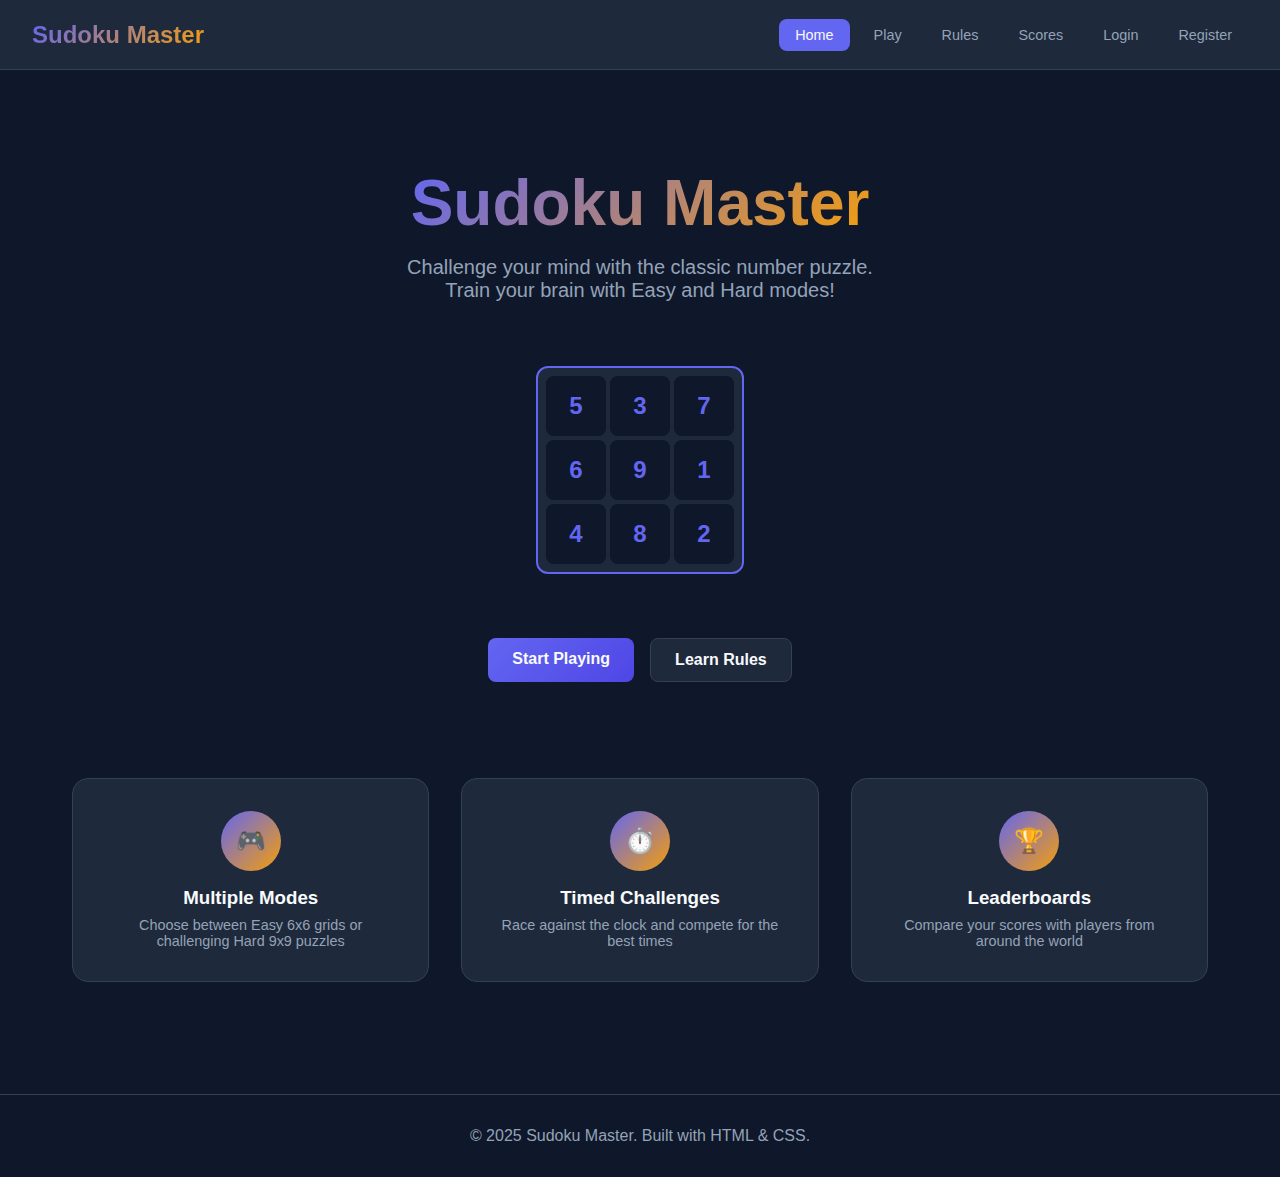
<file: index.html>
<!DOCTYPE html>
<html lang="en">
<head>
  <meta charset="UTF-8">
  <meta name="viewport" content="width=device-width, initial-scale=1.0">
  <title>Sudoku Master - Home</title>
  <link rel="stylesheet" href="css/common.css">
  <style>
    .hero {
      
      text-align: center;
      padding: 4rem 2rem;
      min-height: 70vh;
      display: flex;
      flex-direction: column;
      align-items: center;
      justify-content: center;
    }
    .hero-title {
      font-size: 4rem;
      font-weight: bold;
      margin-bottom: 1rem;
      background: linear-gradient(135deg, var(--primary), var(--secondary));
      -webkit-background-clip: text;
      -webkit-text-fill-color: transparent;
      background-clip: text;
    }
    .hero-subtitle {
      font-size: 1.25rem;
      color: var(--text-muted);
      margin-bottom: 2rem;
      max-width: 500px;
    }
    .hero-grid {
      display: grid;
      grid-template-columns: repeat(3, 60px);
      gap: 4px;
      margin: 2rem 0;
      padding: 8px;
      background: var(--bg-card);
      border-radius: 12px;
      border: 2px solid var(--primary);
    }
    .hero-cell {
      width: 60px;
      height: 60px;
      display: flex;
      align-items: center;
      justify-content: center;
      background: var(--bg-dark);
      border-radius: 8px;
      font-size: 1.5rem;
      font-weight: bold;
      color: var(--primary);
      transition: transform 0.3s, background-color 0.3s;
    }
    .hero-cell:hover {
      transform: scale(1.1);
      background-color: var(--primary);
      color: var(--text-light);
    }
    .cta-buttons {
      display: flex;
      gap: 1rem;
      margin-top: 2rem;
    }
    .features {
      display: grid;
      grid-template-columns: repeat(auto-fit, minmax(250px, 1fr));
      gap: 2rem;
      padding: 2rem 0;
    }
    .feature-card {
      text-align: center;
      padding: 2rem;
    }
    .feature-icon {
      width: 60px;
      height: 60px;
      margin: 0 auto 1rem;
      background: linear-gradient(135deg, var(--primary), var(--secondary));
      border-radius: 50%;
      display: flex;
      align-items: center;
      justify-content: center;
      font-size: 1.5rem;
    }
    .feature-card h3 {
      margin-bottom: 0.5rem;
    }
    .feature-card p {
      color: var(--text-muted);
      font-size: 0.9rem;
    }
    @media (max-width: 768px) {
      .hero-title { font-size: 2.5rem; }
      .hero-cell { width: 50px; height: 50px; font-size: 1.2rem; }
      .cta-buttons { flex-direction: column; }
    }
  </style>
</head>
<body>
  <nav class="navbar">
    <a href="/" class="nav-logo">
      <span>Sudoku Master</span>
    </a>
    <ul class="nav-links">
      <li><a href="/" class="active">Home</a></li>
      <li><a href="/selection/">Play</a></li>
      <li><a href="/rules/">Rules</a></li>
      <li><a href="/highscores/">Scores</a></li>
      <li><a href="/login/">Login</a></li>
      <li><a href="/register/">Register</a></li>
    </ul>
  </nav>

  <main class="container">
    <section class="hero">
      <h1 class="hero-title">Sudoku Master</h1>
      <p class="hero-subtitle">
        Challenge your mind with the classic number puzzle. Train your brain with Easy and Hard modes!
      </p>
      
      <div class="hero-grid">
        <div class="hero-cell">5</div>
        <div class="hero-cell">3</div>
        <div class="hero-cell">7</div>
        <div class="hero-cell">6</div>
        <div class="hero-cell">9</div>
        <div class="hero-cell">1</div>
        <div class="hero-cell">4</div>
        <div class="hero-cell">8</div>
        <div class="hero-cell">2</div>
      </div>

      <div class="cta-buttons">
        <a href="/selection/" class="btn btn-primary">Start Playing</a>
        <a href="/rules/" class="btn btn-secondary">Learn Rules</a>
      </div>
    </section>

    <section class="features">
      <div class="card feature-card">
        <div class="feature-icon">🎮</div>
        <h3>Multiple Modes</h3>
        <p>Choose between Easy 6x6 grids or challenging Hard 9x9 puzzles</p>
      </div>
      <div class="card feature-card">
        <div class="feature-icon">⏱️</div>
        <h3>Timed Challenges</h3>
        <p>Race against the clock and compete for the best times</p>
      </div>
      <div class="card feature-card">
        <div class="feature-icon">🏆</div>
        <h3>Leaderboards</h3>
        <p>Compare your scores with players from around the world</p>
      </div>
    </section>
  </main>

  <footer class="footer">
    <p>© 2025 Sudoku Master. Built with HTML & CSS.</p>
  </footer>
</body>
</html>
</file>
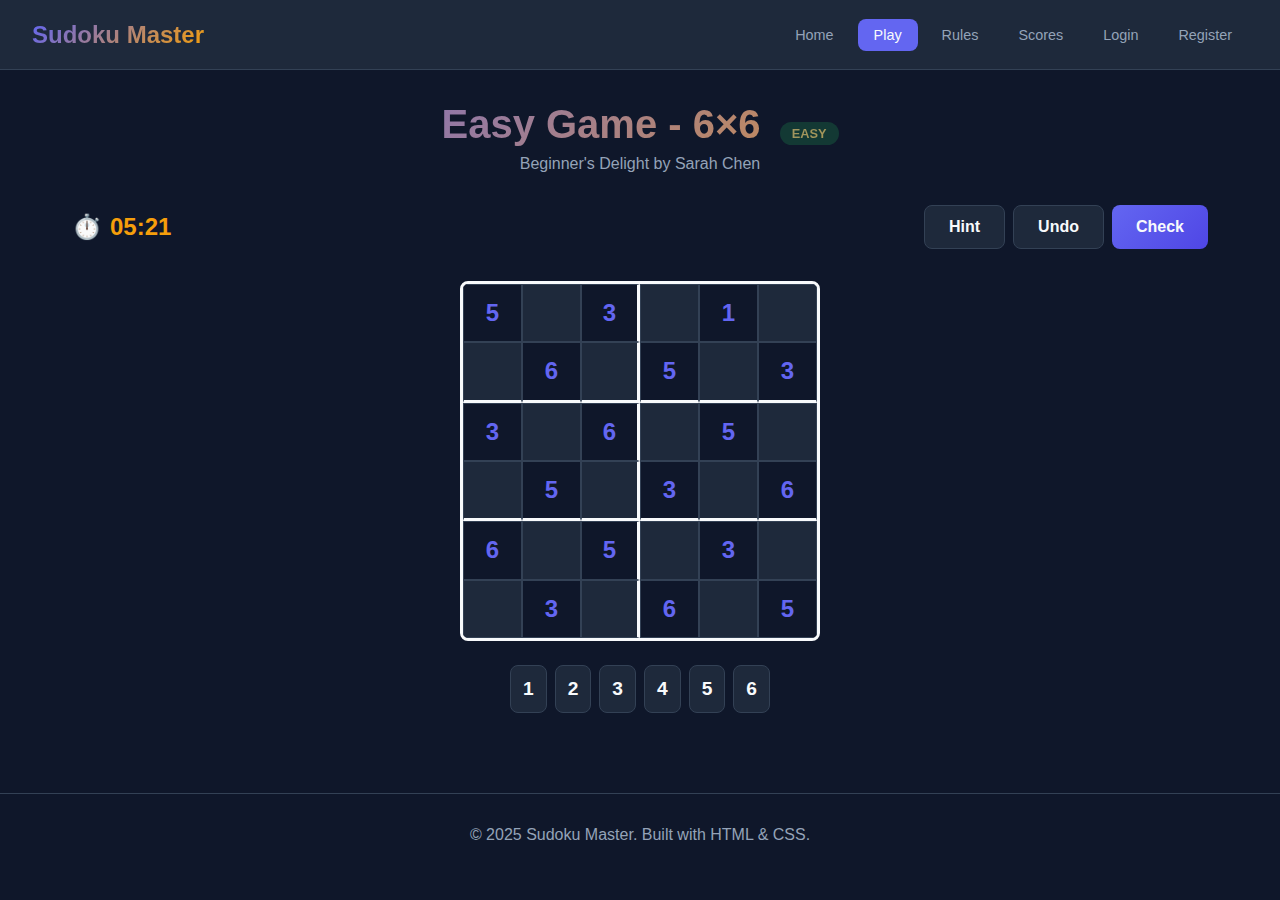
<file: game-easy/index.html>
<!DOCTYPE html>
<html lang="en">
<head>
  <meta charset="UTF-8">
  <meta name="viewport" content="width=device-width, initial-scale=1.0">
  <title>Sudoku Master - Easy Game</title>
  <link rel="stylesheet" href="../css/common.css">
  <style>
    .game-header {
      display: flex;
      justify-content: space-between;
      align-items: center;
      margin-bottom: 2rem;
      flex-wrap: wrap;
      gap: 1rem;
    }
    .game-controls {
      display: flex;
      gap: 0.5rem;
    }
    .number-pad {
      display: grid;
      grid-template-columns: repeat(6, 1fr);
      gap: 0.5rem;
      max-width: 360px;
    }
    .number-btn {
      padding: 0.75rem;
      border-radius: 8px;
      background: var(--bg-card);
      border: 1px solid var(--border);
      color: var(--text-light);
      font-size: 1.2rem;
      font-weight: bold;
      cursor: pointer;
      transition: all 0.2s;
    }
    .number-btn:hover {
      background: var(--primary);
      border-color: var(--primary);
    }
    .easy-badge {
      display: inline-block;
      padding: 0.25rem 0.75rem;
      background: rgba(34, 197, 94, 0.2);
      color: var(--success);
      border-radius: 20px;
      font-size: 0.8rem;
      font-weight: bold;
      margin-left: 0.5rem;
    }
    @media (max-width: 768px) {
      .game-header { justify-content: center; text-align: center; }
      .number-pad { grid-template-columns: repeat(3, 1fr); }
    }
  </style>
</head>
<body>
  <nav class="navbar">
    <a href="/" class="nav-logo"><span>Sudoku Master</span></a>
    <ul class="nav-links">
      <li><a href="/">Home</a></li>
      <li><a href="/selection/" class="active">Play</a></li>
      <li><a href="/rules/">Rules</a></li>
      <li><a href="/highscores/">Scores</a></li>
      <li><a href="/login/">Login</a></li>
      <li><a href="/register/">Register</a></li>
    </ul>
  </nav>

  <main class="container">
    <div class="page-title">
      <h1>Easy Game - 6×6 <span class="easy-badge">EASY</span></h1>
      <p>Beginner's Delight by Sarah Chen</p>
    </div>

    <div class="game-header">
      <div class="timer">⏱️ <span>05:21</span></div>
      <div class="game-controls">
        <button class="btn btn-secondary">Hint</button>
        <button class="btn btn-secondary">Undo</button>
        <button class="btn btn-primary">Check</button>
      </div>
    </div>

    <div class="sudoku-container">
      <div class="sudoku-grid grid-6x6">
        <div class="sudoku-cell prefilled">5</div>
        <div class="sudoku-cell"><input type="text" maxlength="1"></div>
        <div class="sudoku-cell prefilled">3</div>
        <div class="sudoku-cell"><input type="text" maxlength="1"></div>
        <div class="sudoku-cell prefilled">1</div>
        <div class="sudoku-cell"><input type="text" maxlength="1"></div>

        <div class="sudoku-cell"><input type="text" maxlength="1"></div>
        <div class="sudoku-cell prefilled">6</div>
        <div class="sudoku-cell"><input type="text" maxlength="1"></div>
        <div class="sudoku-cell prefilled">5</div>
        <div class="sudoku-cell"><input type="text" maxlength="1"></div>
        <div class="sudoku-cell prefilled">3</div>

        <div class="sudoku-cell prefilled">3</div>
        <div class="sudoku-cell"><input type="text" maxlength="1"></div>
        <div class="sudoku-cell prefilled">6</div>
        <div class="sudoku-cell"><input type="text" maxlength="1"></div>
        <div class="sudoku-cell prefilled">5</div>
        <div class="sudoku-cell"><input type="text" maxlength="1"></div>

        <div class="sudoku-cell"><input type="text" maxlength="1"></div>
        <div class="sudoku-cell prefilled">5</div>
        <div class="sudoku-cell"><input type="text" maxlength="1"></div>
        <div class="sudoku-cell prefilled">3</div>
        <div class="sudoku-cell"><input type="text" maxlength="1"></div>
        <div class="sudoku-cell prefilled">6</div>

        <div class="sudoku-cell prefilled">6</div>
        <div class="sudoku-cell"><input type="text" maxlength="1"></div>
        <div class="sudoku-cell prefilled">5</div>
        <div class="sudoku-cell"><input type="text" maxlength="1"></div>
        <div class="sudoku-cell prefilled">3</div>
        <div class="sudoku-cell"><input type="text" maxlength="1"></div>

        <div class="sudoku-cell"><input type="text" maxlength="1"></div>
        <div class="sudoku-cell prefilled">3</div>
        <div class="sudoku-cell"><input type="text" maxlength="1"></div>
        <div class="sudoku-cell prefilled">6</div>
        <div class="sudoku-cell"><input type="text" maxlength="1"></div>
        <div class="sudoku-cell prefilled">5</div>
      </div>

      <div class="number-pad">
        <button class="number-btn">1</button>
        <button class="number-btn">2</button>
        <button class="number-btn">3</button>
        <button class="number-btn">4</button>
        <button class="number-btn">5</button>
        <button class="number-btn">6</button>
      </div>
    </div>
  </main>

  <footer class="footer">
    <p>© 2025 Sudoku Master. Built with HTML & CSS.</p>
  </footer>
</body>
</html>
</file>
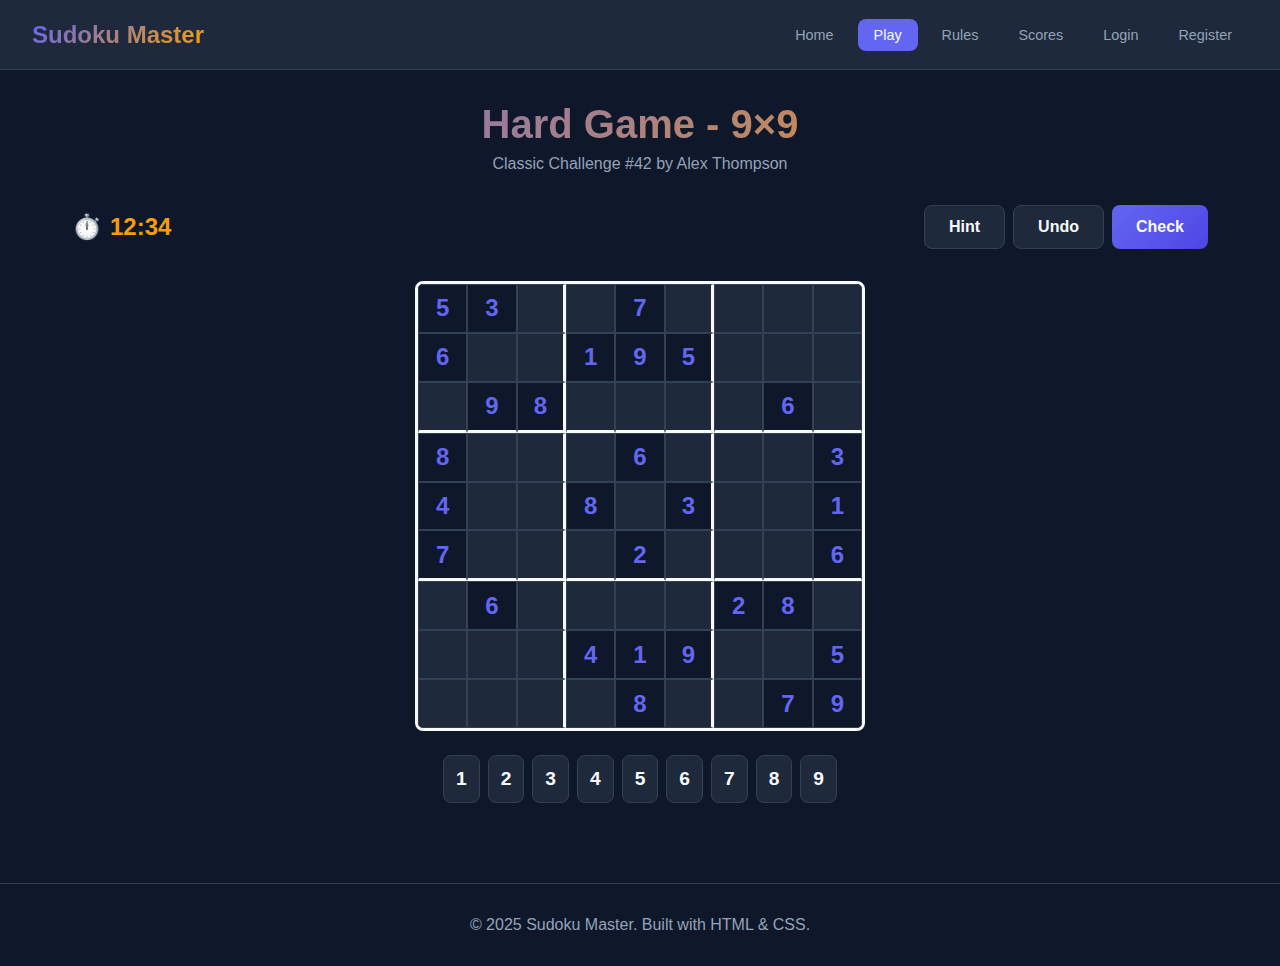
<file: game-hard/index.html>
<!DOCTYPE html>
<html lang="en">
<head>
  <meta charset="UTF-8">
  <meta name="viewport" content="width=device-width, initial-scale=1.0">
  <title>Sudoku Master - Hard Game</title>
  <link rel="stylesheet" href="../css/common.css">
  <style>
    .game-header {
      display: flex;
      justify-content: space-between;
      align-items: center;
      margin-bottom: 2rem;
      flex-wrap: wrap;
      gap: 1rem;
    }
    .game-controls {
      display: flex;
      gap: 0.5rem;
    }
    .number-pad {
      display: grid;
      grid-template-columns: repeat(9, 1fr);
      gap: 0.5rem;
      max-width: 450px;
    }
    .number-btn {
      padding: 0.75rem;
      border-radius: 8px;
      background: var(--bg-card);
      border: 1px solid var(--border);
      color: var(--text-light);
      font-size: 1.2rem;
      font-weight: bold;
      cursor: pointer;
      transition: all 0.2s;
    }
    .number-btn:hover {
      background: var(--primary);
      border-color: var(--primary);
    }
    @media (max-width: 768px) {
      .game-header { justify-content: center; text-align: center; }
      .number-pad { grid-template-columns: repeat(5, 1fr); }
    }
  </style>
</head>
<body>
  <nav class="navbar">
    <a href="/" class="nav-logo"><span>Sudoku Master</span></a>
    <ul class="nav-links">
      <li><a href="/">Home</a></li>
      <li><a href="/selection/" class="active">Play</a></li>
      <li><a href="/rules/">Rules</a></li>
      <li><a href="/highscores/">Scores</a></li>
      <li><a href="/login/">Login</a></li>
      <li><a href="/register/">Register</a></li>
    </ul>
  </nav>

  <main class="container">
    <div class="page-title">
      <h1>Hard Game - 9×9</h1>
      <p>Classic Challenge #42 by Alex Thompson</p>
    </div>

    <div class="game-header">
      <div class="timer">⏱️ <span>12:34</span></div>
      <div class="game-controls">
        <button class="btn btn-secondary">Hint</button>
        <button class="btn btn-secondary">Undo</button>
        <button class="btn btn-primary">Check</button>
      </div>
    </div>

    <div class="sudoku-container">
      <div class="sudoku-grid grid-9x9">
        <div class="sudoku-cell prefilled">5</div>
        <div class="sudoku-cell prefilled">3</div>
        <div class="sudoku-cell"><input type="text" maxlength="1"></div>
        <div class="sudoku-cell"><input type="text" maxlength="1"></div>
        <div class="sudoku-cell prefilled">7</div>
        <div class="sudoku-cell"><input type="text" maxlength="1"></div>
        <div class="sudoku-cell"><input type="text" maxlength="1"></div>
        <div class="sudoku-cell"><input type="text" maxlength="1"></div>
        <div class="sudoku-cell"><input type="text" maxlength="1"></div>

        <div class="sudoku-cell prefilled">6</div>
        <div class="sudoku-cell"><input type="text" maxlength="1"></div>
        <div class="sudoku-cell"><input type="text" maxlength="1"></div>
        <div class="sudoku-cell prefilled">1</div>
        <div class="sudoku-cell prefilled">9</div>
        <div class="sudoku-cell prefilled">5</div>
        <div class="sudoku-cell"><input type="text" maxlength="1"></div>
        <div class="sudoku-cell"><input type="text" maxlength="1"></div>
        <div class="sudoku-cell"><input type="text" maxlength="1"></div>

        <div class="sudoku-cell"><input type="text" maxlength="1"></div>
        <div class="sudoku-cell prefilled">9</div>
        <div class="sudoku-cell prefilled">8</div>
        <div class="sudoku-cell"><input type="text" maxlength="1"></div>
        <div class="sudoku-cell"><input type="text" maxlength="1"></div>
        <div class="sudoku-cell"><input type="text" maxlength="1"></div>
        <div class="sudoku-cell"><input type="text" maxlength="1"></div>
        <div class="sudoku-cell prefilled">6</div>
        <div class="sudoku-cell"><input type="text" maxlength="1"></div>

        <div class="sudoku-cell prefilled">8</div>
        <div class="sudoku-cell"><input type="text" maxlength="1"></div>
        <div class="sudoku-cell"><input type="text" maxlength="1"></div>
        <div class="sudoku-cell"><input type="text" maxlength="1"></div>
        <div class="sudoku-cell prefilled">6</div>
        <div class="sudoku-cell"><input type="text" maxlength="1"></div>
        <div class="sudoku-cell"><input type="text" maxlength="1"></div>
        <div class="sudoku-cell"><input type="text" maxlength="1"></div>
        <div class="sudoku-cell prefilled">3</div>

        <div class="sudoku-cell prefilled">4</div>
        <div class="sudoku-cell"><input type="text" maxlength="1"></div>
        <div class="sudoku-cell"><input type="text" maxlength="1"></div>
        <div class="sudoku-cell prefilled">8</div>
        <div class="sudoku-cell"><input type="text" maxlength="1"></div>
        <div class="sudoku-cell prefilled">3</div>
        <div class="sudoku-cell"><input type="text" maxlength="1"></div>
        <div class="sudoku-cell"><input type="text" maxlength="1"></div>
        <div class="sudoku-cell prefilled">1</div>

        <div class="sudoku-cell prefilled">7</div>
        <div class="sudoku-cell"><input type="text" maxlength="1"></div>
        <div class="sudoku-cell"><input type="text" maxlength="1"></div>
        <div class="sudoku-cell"><input type="text" maxlength="1"></div>
        <div class="sudoku-cell prefilled">2</div>
        <div class="sudoku-cell"><input type="text" maxlength="1"></div>
        <div class="sudoku-cell"><input type="text" maxlength="1"></div>
        <div class="sudoku-cell"><input type="text" maxlength="1"></div>
        <div class="sudoku-cell prefilled">6</div>

        <div class="sudoku-cell"><input type="text" maxlength="1"></div>
        <div class="sudoku-cell prefilled">6</div>
        <div class="sudoku-cell"><input type="text" maxlength="1"></div>
        <div class="sudoku-cell"><input type="text" maxlength="1"></div>
        <div class="sudoku-cell"><input type="text" maxlength="1"></div>
        <div class="sudoku-cell"><input type="text" maxlength="1"></div>
        <div class="sudoku-cell prefilled">2</div>
        <div class="sudoku-cell prefilled">8</div>
        <div class="sudoku-cell"><input type="text" maxlength="1"></div>

        <div class="sudoku-cell"><input type="text" maxlength="1"></div>
        <div class="sudoku-cell"><input type="text" maxlength="1"></div>
        <div class="sudoku-cell"><input type="text" maxlength="1"></div>
        <div class="sudoku-cell prefilled">4</div>
        <div class="sudoku-cell prefilled">1</div>
        <div class="sudoku-cell prefilled">9</div>
        <div class="sudoku-cell"><input type="text" maxlength="1"></div>
        <div class="sudoku-cell"><input type="text" maxlength="1"></div>
        <div class="sudoku-cell prefilled">5</div>

        <div class="sudoku-cell"><input type="text" maxlength="1"></div>
        <div class="sudoku-cell"><input type="text" maxlength="1"></div>
        <div class="sudoku-cell"><input type="text" maxlength="1"></div>
        <div class="sudoku-cell"><input type="text" maxlength="1"></div>
        <div class="sudoku-cell prefilled">8</div>
        <div class="sudoku-cell"><input type="text" maxlength="1"></div>
        <div class="sudoku-cell"><input type="text" maxlength="1"></div>
        <div class="sudoku-cell prefilled">7</div>
        <div class="sudoku-cell prefilled">9</div>
      </div>

      <div class="number-pad">
        <button class="number-btn">1</button>
        <button class="number-btn">2</button>
        <button class="number-btn">3</button>
        <button class="number-btn">4</button>
        <button class="number-btn">5</button>
        <button class="number-btn">6</button>
        <button class="number-btn">7</button>
        <button class="number-btn">8</button>
        <button class="number-btn">9</button>
      </div>
    </div>
  </main>

  <footer class="footer">
    <p>© 2025 Sudoku Master. Built with HTML & CSS.</p>
  </footer>
</body>
</html>
</file>
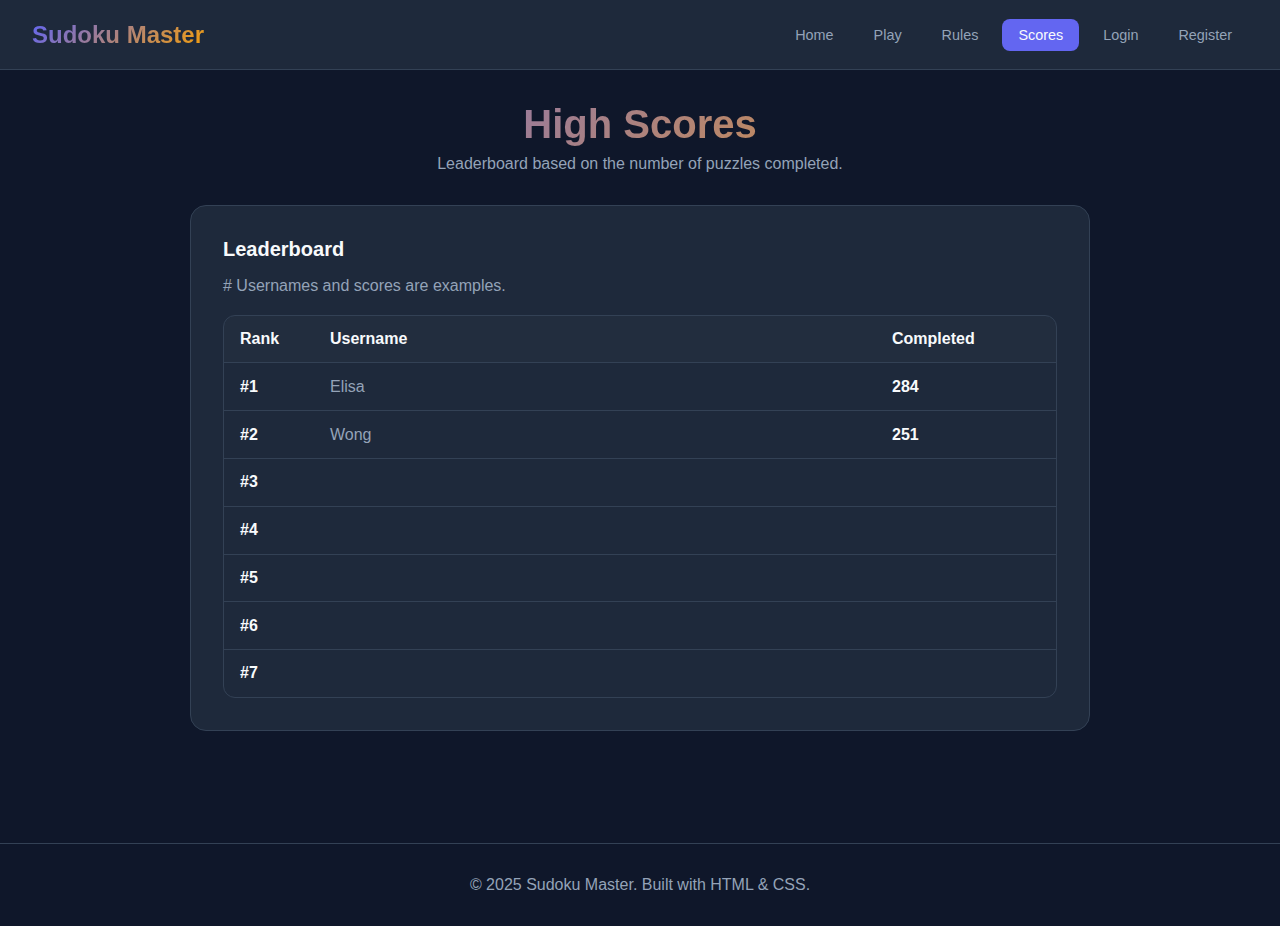
<file: highscores/index.html>
<!DOCTYPE html>
<html lang="en">
<head>
  <meta charset="UTF-8" />
  <meta name="viewport" content="width=device-width, initial-scale=1.0" />
  <title>Sudoku Master - Scores</title>
  <link rel="stylesheet" href="../css/common.css" />
  <style>
    .scores-wrap {
      max-width: 900px;
      margin: 2rem auto;
    }

    .scores-card {
      padding: 2rem;
    }

    .scores-card h2 {
      margin-top: 0;
      margin-bottom: 0.75rem;
      font-size: 1.25rem;
    }

    .scores-card p {
      color: var(--text-muted);
      line-height: 1.6;
      margin-top: 0;
    }

    .table-wrap {
      overflow-x: auto;
      margin-top: 1rem;
      border: 1px solid var(--border);
      border-radius: 12px;
    }

    table {
      width: 100%;
      border-collapse: collapse;
      min-width: 520px;
      background: transparent;
    }

    thead th {
      text-align: left;
      padding: 0.9rem 1rem;
      font-weight: 700;
      border-bottom: 1px solid var(--border);
      color: var(--text);
      background: rgba(255, 255, 255, 0.02);
    }

    tbody td {
      padding: 0.9rem 1rem;
      border-bottom: 1px solid var(--border);
      color: var(--text-muted);
    }

    tbody tr:last-child td {
      border-bottom: none;
    }

    tbody tr:hover td {
      color: var(--text);
      background: rgba(255, 255, 255, 0.03);
      transition: background 0.3s, color 0.3s;
    }

    .rank {
      font-weight: 700;
      color: var(--text);
    }

    .completed {
      font-weight: 700;
      color: var(--text);
    }

    @media (max-width: 768px) {
      .scores-card {
        padding: 1.5rem;
      }
    }
  </style>
</head>

<body>
  <nav class="navbar">
    <a href="../" class="nav-logo"><span>Sudoku Master</span></a>
    <ul class="nav-links">
      <li><a href="../">Home</a></li>
      <li><a href="../selection/">Play</a></li>
      <li><a href="../rules/">Rules</a></li>
      <li><a href="../highscores/" class="active">Scores</a></li>
      <li><a href="../login/">Login</a></li>
      <li><a href="../register/">Register</a></li>
    </ul>
  </nav>

  <main class="container">
    <div class="page-title">
      <h1>High Scores</h1>
      <p>Leaderboard based on the number of puzzles completed.</p>
    </div>

    <div class="scores-wrap">
      <div class="card scores-card">
        <h2>Leaderboard</h2>
        <p>
          # Usernames and scores are examples.
        </p>

        <div class="table-wrap" aria-label="High score table">
          <table>
            <thead>
              <tr>
                <th style="width: 90px;">Rank</th>
                <th>Username</th>
                <th style="width: 180px;">Completed</th>
              </tr>
            </thead>
            <tbody>
              <tr>
                <td class="rank">#1</td>
                <td>Elisa</td>
                <td class="completed">284</td>
              </tr>
              <tr>
                <td class="rank">#2</td>
                <td> Wong</td>
                <td class="completed">251</td>
              </tr>
              <tr>
                <td class="rank">#3</td>
                <td></td>
                <td class="completed"></td>
              </tr>
              <tr>
                <td class="rank">#4</td>
                <td></td>
                <td class="completed"></td>
              </tr>
              <tr>
                <td class="rank">#5</td>
                <td></td>
                <td class="completed"></td>
              </tr>
              <tr>
                <td class="rank">#6</td>
                <td></td>
                <td class="completed"></td>
              </tr>
              <tr>
                <td class="rank">#7</td>
                <td></td>
                <td class="completed"></td>
              </tr>
         
    
          
            </tbody>
          </table>
        </div>

      
      </div>
    </div>
  </main>

  <footer class="footer">
    <p>© 2025 Sudoku Master. Built with HTML & CSS.</p>
  </footer>
</body>
</html>
</file>
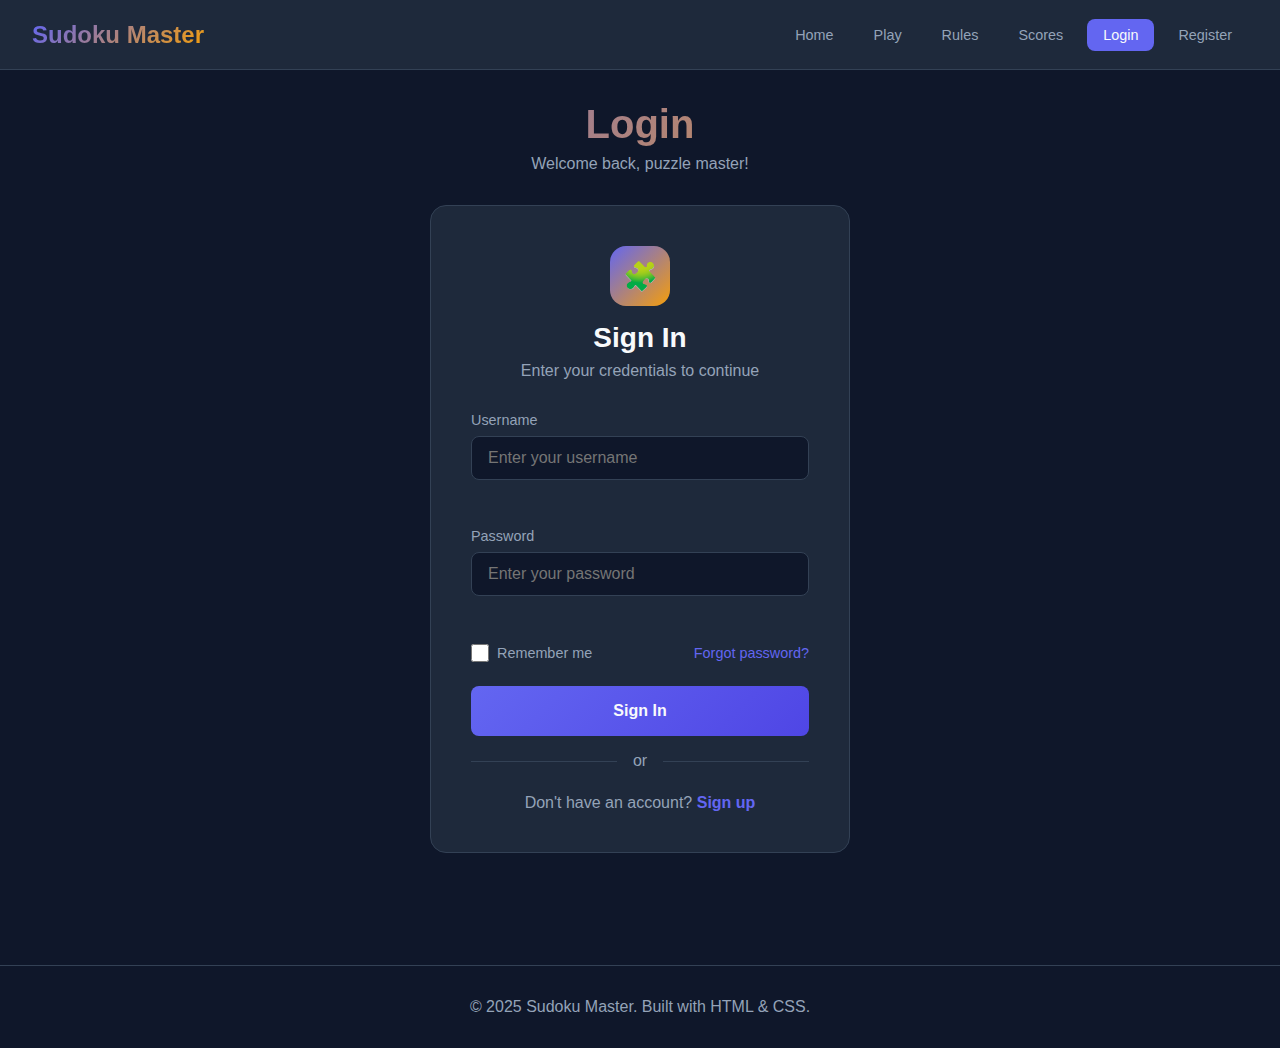
<file: login/index.html>
<!DOCTYPE html>
<html lang="en">
<head>
  <meta charset="UTF-8">
  <meta name="viewport" content="width=device-width, initial-scale=1.0">
  <title>Sudoku Master - Login</title>
  <link rel="stylesheet" href="../css/common.css">
  <style>
    .auth-container {
      max-width: 420px;
      margin: 2rem auto;
    }
    .auth-card {
      padding: 2.5rem;
    }
    .auth-header {
      text-align: center;
      margin-bottom: 2rem;
    }
    .auth-header h2 {
      font-size: 1.75rem;
      margin-bottom: 0.5rem;
    }
    .auth-header p {
      color: var(--text-muted);
    }
    .auth-form {
      display: flex;
      flex-direction: column;
      gap: 1.5rem;
    }
    .auth-form .btn {
      width: 100%;
      padding: 1rem;
      font-size: 1rem;
    }
    .auth-divider {
      display: flex;
      align-items: center;
      gap: 1rem;
      color: var(--text-muted);
      margin: 1rem 0;
    }
    .auth-divider::before,
    .auth-divider::after {
      content: '';
      flex: 1;
      height: 1px;
      background: var(--border);
    }
    .auth-footer {
      text-align: center;
      margin-top: 1.5rem;
      color: var(--text-muted);
    }
    .auth-footer a {
      color: var(--primary);
      font-weight: 600;
      transition: color 0.3s;
    }
    .auth-footer a:hover {
      color: var(--secondary);
    }
    .remember-row {
      display: flex;
      justify-content: space-between;
      align-items: center;
      font-size: 0.9rem;
    }
    .remember-row label {
      display: flex;
      align-items: center;
      gap: 0.5rem;
      color: var(--text-muted);
      cursor: pointer;
    }
    .remember-row input[type="checkbox"] {
      width: 18px;
      height: 18px;
      accent-color: var(--primary);
    }
    .forgot-link {
      color: var(--primary);
      transition: color 0.3s;
    }
    .forgot-link:hover {
      color: var(--secondary);
    }
    .logo-icon {
      width: 60px;
      height: 60px;
      margin: 0 auto 1rem;
      background: linear-gradient(135deg, var(--primary), var(--secondary));
      border-radius: 16px;
      display: flex;
      align-items: center;
      justify-content: center;
      font-size: 1.75rem;
    }
  </style>
</head>
<body>
  <nav class="navbar">
    <a href="/" class="nav-logo"><span>Sudoku Master</span></a>
    <ul class="nav-links">
      <li><a href="/">Home</a></li>
      <li><a href="/selection/">Play</a></li>
      <li><a href="/rules/">Rules</a></li>
      <li><a href="/highscores/">Scores</a></li>
      <li><a href="/login/" class="active">Login</a></li>
      <li><a href="/register/">Register</a></li>
    </ul>
  </nav>

  <main class="container">
    <div class="page-title">
      <h1>Login</h1>
      <p>Welcome back, puzzle master!</p>
    </div>

    <div class="auth-container">
      <div class="card auth-card">
        <div class="auth-header">
          <div class="logo-icon">🧩</div>
          <h2>Sign In</h2>
          <p>Enter your credentials to continue</p>
        </div>

        <div class="auth-form">
          <div class="form-group">
            <label for="username">Username</label>
            <input type="text" id="username" placeholder="Enter your username">
          </div>

          <div class="form-group">
            <label for="password">Password</label>
            <input type="password" id="password" placeholder="Enter your password">
          </div>

          <div class="remember-row">
            <label>
              <input type="checkbox">
              <span>Remember me</span>
            </label>
            <a href="#" class="forgot-link">Forgot password?</a>
          </div>

          <button class="btn btn-primary">Sign In</button>
        </div>

        <div class="auth-divider">or</div>

        <p class="auth-footer">
          Don't have an account? <a href="/register/">Sign up</a>
        </p>
      </div>
    </div>
  </main>

  <footer class="footer">
    <p>© 2025 Sudoku Master. Built with HTML & CSS.</p>
  </footer>
</body>
</html>
</file>
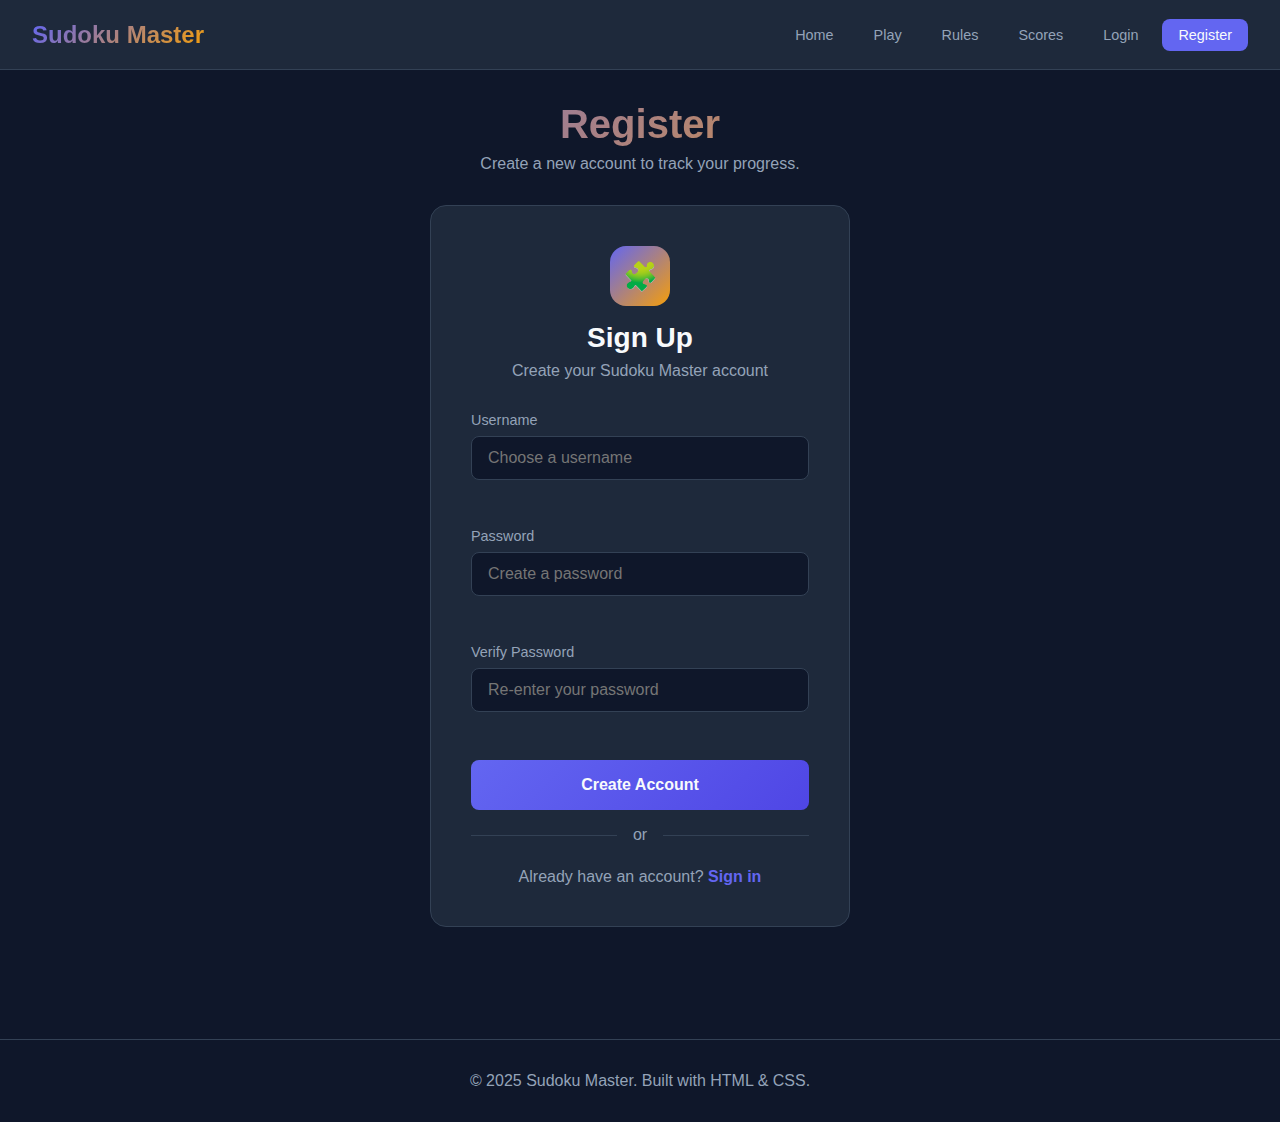
<file: register/index.html>
<!DOCTYPE html>
<html lang="en">
<head>
  <meta charset="UTF-8" />
  <meta name="viewport" content="width=device-width, initial-scale=1.0" />
  <title>Sudoku Master - Register</title>
  <link rel="stylesheet" href="../css/common.css" />
  <style>
    .auth-container {
      max-width: 420px;
      margin: 2rem auto;
    }

    .auth-card {
      padding: 2.5rem;
    }

    .auth-header {
      text-align: center;
      margin-bottom: 2rem;
    }

    .auth-header h2 {
      font-size: 1.75rem;
      margin-bottom: 0.5rem;
    }

    .auth-header p {
      color: var(--text-muted);
    }

    .auth-form {
      display: flex;
      flex-direction: column;
      gap: 1.5rem;
    }

    .auth-form .btn {
      width: 100%;
      padding: 1rem;
      font-size: 1rem;
    }

    .auth-divider {
      display: flex;
      align-items: center;
      gap: 1rem;
      color: var(--text-muted);
      margin: 1rem 0;
    }

    .auth-divider::before,
    .auth-divider::after {
      content: '';
      flex: 1;
      height: 1px;
      background: var(--border);
    }

    .auth-footer {
      text-align: center;
      margin-top: 1.5rem;
      color: var(--text-muted);
    }

    .auth-footer a {
      color: var(--primary);
      font-weight: 600;
      transition: color 0.3s;
    }

    .auth-footer a:hover {
      color: var(--secondary);
    }

    .logo-icon {
      width: 60px;
      height: 60px;
      margin: 0 auto 1rem;
      background: linear-gradient(135deg, var(--primary), var(--secondary));
      border-radius: 16px;
      display: flex;
      align-items: center;
      justify-content: center;
      font-size: 1.75rem;
    }

    @media (max-width: 768px) {
      .auth-card {
        padding: 2rem 1.5rem;
      }
    }
  </style>
</head>

<body>
  <nav class="navbar">
    <a href="../" class="nav-logo"><span>Sudoku Master</span></a>
    <ul class="nav-links">
      <li><a href="../">Home</a></li>
      <li><a href="../selection/">Play</a></li>
      <li><a href="../rules/">Rules</a></li>
      <li><a href="../highscores/">Scores</a></li>
      <li><a href="../login/">Login</a></li>
      <li><a href="../register/" class="active">Register</a></li>
    </ul>
  </nav>

  <main class="container">
    <div class="page-title">
      <h1>Register</h1>
      <p>Create a new account to track your progress.</p>
    </div>

    <div class="auth-container">
      <div class="card auth-card">
        <div class="auth-header">
          <div class="logo-icon">🧩</div>
          <h2>Sign Up</h2>
          <p>Create your Sudoku Master account</p>
        </div>

        <div class="auth-form">
          <div class="form-group">
            <label for="username">Username</label>
            <input type="text" id="username" placeholder="Choose a username" />
          </div>

          <div class="form-group">
            <label for="password">Password</label>
            <input type="password" id="password" placeholder="Create a password" />
          </div>

          <div class="form-group">
            <label for="verify-password">Verify Password</label>
            <input type="password" id="verify-password" placeholder="Re-enter your password" />
          </div>

          <button class="btn btn-primary">Create Account</button>
        </div>

        <div class="auth-divider">or</div>

        <p class="auth-footer">
          Already have an account? <a href="../login/">Sign in</a>
        </p>
      </div>
    </div>
  </main>

  <footer class="footer">
    <p>© 2025 Sudoku Master. Built with HTML & CSS.</p>
  </footer>
</body>
</html>
</file>
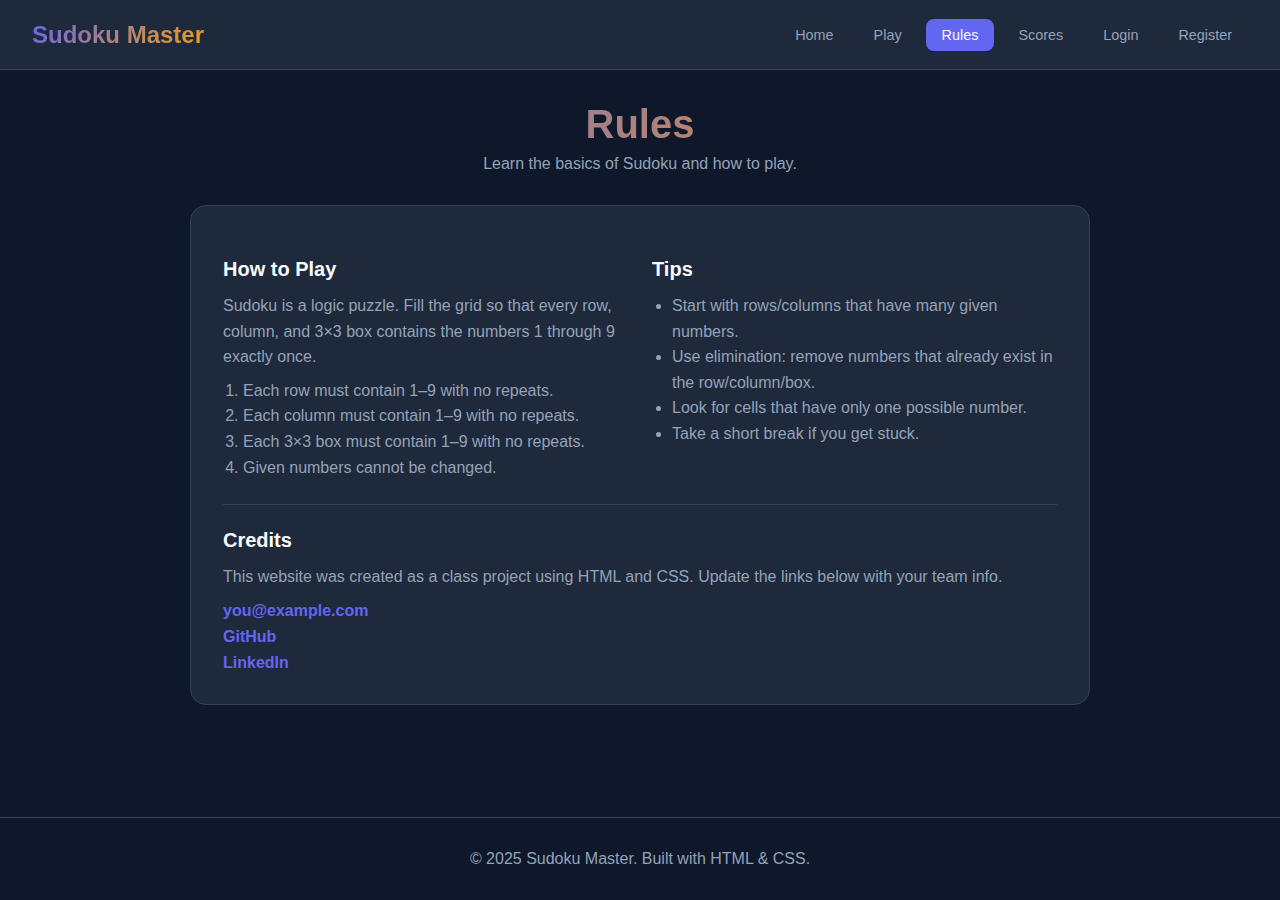
<file: rules/index.html>
<!DOCTYPE html>
<html lang="en">
<head>
  <meta charset="UTF-8" />
  <meta name="viewport" content="width=device-width, initial-scale=1.0" />
  <title>Sudoku Master - Rules</title>
  <link rel="stylesheet" href="../css/common.css" />
  <style>
    .rules-wrap {
      max-width: 900px;
      margin: 2rem auto;
    }

    .rules-card {
      padding: 2rem;
    }

    .rules-grid {
      display: grid;
      grid-template-columns: 1fr 1fr;
      gap: 1.5rem;
      margin-top: 1.25rem;
    }

    .rules-card h2 {
      margin-top: 0;
      margin-bottom: 0.75rem;
      font-size: 1.25rem;
    }

    .rules-card p,
    .rules-card li {
      color: var(--text-muted);
      line-height: 1.6;
    }

    .rules-card ol,
    .rules-card ul {
      margin: 0.5rem 0 0 1.25rem;
      padding: 0;
    }

    .credit-list {
      margin-top: 0.75rem;
      display: flex;
      flex-direction: column;
      gap: 0.5rem;
    }

    .credit-list a {
      color: var(--primary);
      font-weight: 600;
      text-decoration: none;
      transition: color 0.3s;
    }

    .credit-list a:hover {
      color: var(--secondary);
    }

    @media (max-width: 768px) {
      .rules-grid {
        grid-template-columns: 1fr;
      }
      .rules-card {
        padding: 1.5rem;
      }
    }
  </style>
</head>

<body>
  <nav class="navbar">
    <a href="../" class="nav-logo"><span>Sudoku Master</span></a>
    <ul class="nav-links">
      <li><a href="../">Home</a></li>
      <li><a href="../selection/">Play</a></li>
      <li><a href="../rules/" class="active">Rules</a></li>
      <li><a href="../highscores/">Scores</a></li>
      <li><a href="../login/">Login</a></li>
      <li><a href="../register/">Register</a></li>
    </ul>
  </nav>

  <main class="container">
    <div class="page-title">
      <h1>Rules</h1>
      <p>Learn the basics of Sudoku and how to play.</p>
    </div>

    <div class="rules-wrap">
      <div class="card rules-card">
        <div class="rules-grid">
          <section>
            <h2>How to Play</h2>
            <p>
              Sudoku is a logic puzzle. Fill the grid so that every row, column,
              and 3×3 box contains the numbers 1 through 9 exactly once.
            </p>
            <ol>
              <li>Each row must contain 1–9 with no repeats.</li>
              <li>Each column must contain 1–9 with no repeats.</li>
              <li>Each 3×3 box must contain 1–9 with no repeats.</li>
              <li>Given numbers cannot be changed.</li>
            </ol>
          </section>

          <section>
            <h2>Tips</h2>
            <ul>
              <li>Start with rows/columns that have many given numbers.</li>
              <li>Use elimination: remove numbers that already exist in the row/column/box.</li>
              <li>Look for cells that have only one possible number.</li>
              <li>Take a short break if you get stuck.</li>
            </ul>
          </section>
        </div>

        <hr style="margin: 1.5rem 0; border: none; border-top: 1px solid var(--border);" />

        <section>
          <h2>Credits</h2>
          <p>
            This website was created as a class project using HTML and CSS.
            Update the links below with your team info.
          </p>
          <div class="credit-list">
            <a href="mailto:you@example.com">you@example.com</a>
            <a href="https://github.com/your-username" target="_blank" rel="noreferrer">GitHub</a>
            <a href="https://www.linkedin.com/in/your-profile/" target="_blank" rel="noreferrer">LinkedIn</a>
          </div>
        </section>
      </div>
    </div>
  </main>

  <footer class="footer">
    <p>© 2025 Sudoku Master. Built with HTML & CSS.</p>
  </footer>
</body>
</html>
</file>
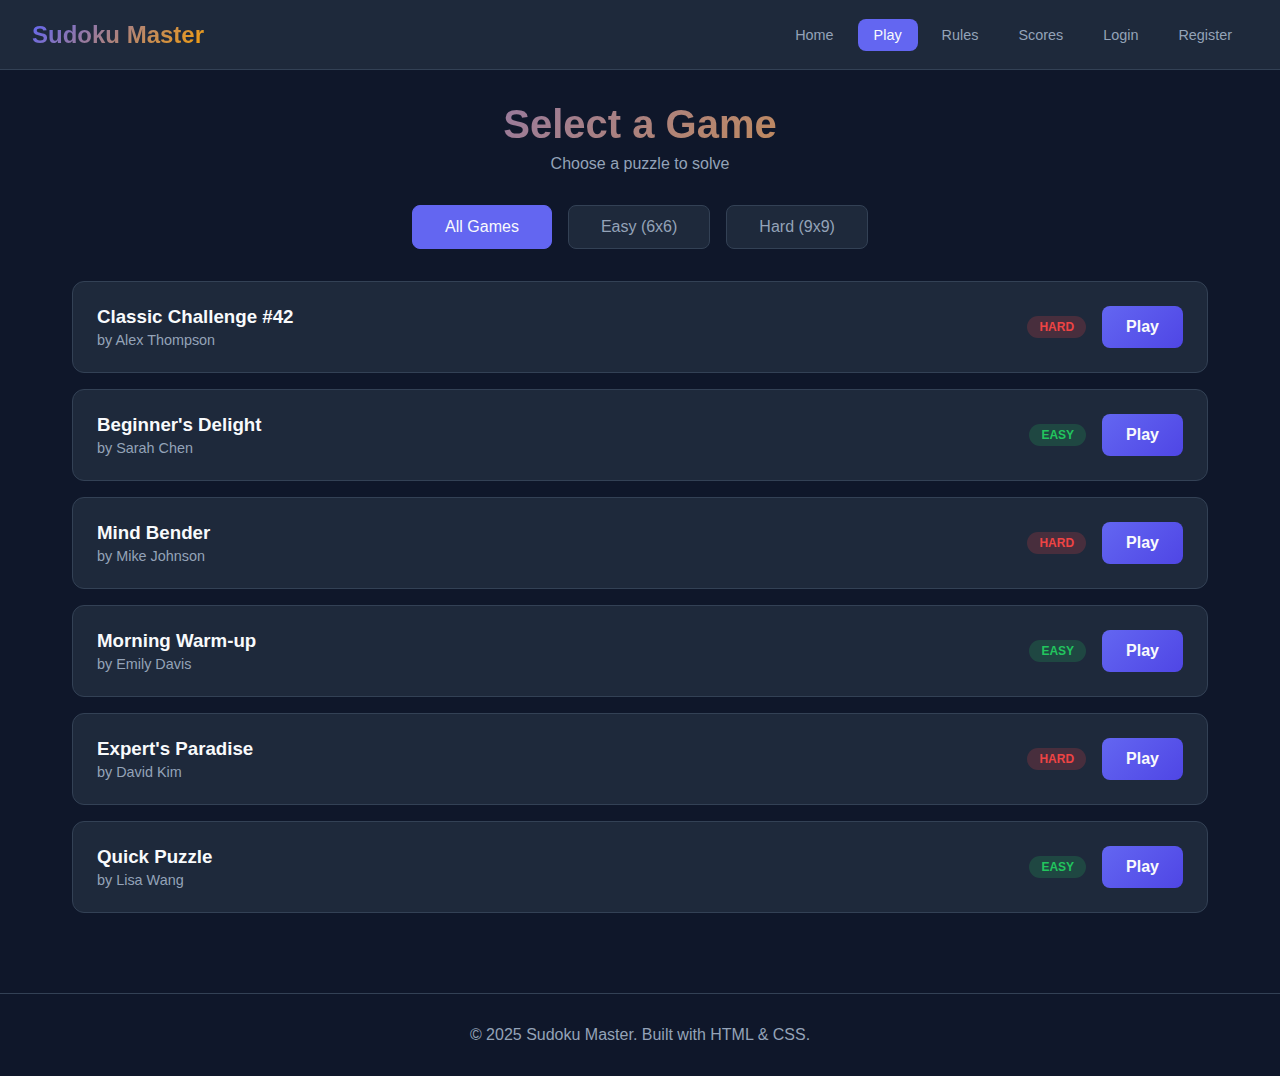
<file: selection/index.html>
<!DOCTYPE html>
<html lang="en">
<head>
  <meta charset="UTF-8">
  <meta name="viewport" content="width=device-width, initial-scale=1.0">
  <title>Sudoku Master - Select Game</title>
  <link rel="stylesheet" href="../css/common.css">
  <style>
    .difficulty-tabs {
      display: flex;
      justify-content: center;
      gap: 1rem;
      margin-bottom: 2rem;
    }
    .tab {
      padding: 0.75rem 2rem;
      border-radius: 8px;
      background: var(--bg-card);
      border: 1px solid var(--border);
      color: var(--text-muted);
      cursor: pointer;
      transition: all 0.3s;
    }
    .tab:hover, .tab.active {
      background: var(--primary);
      color: var(--text-light);
      border-color: var(--primary);
    }
    .game-item .difficulty {
      padding: 0.25rem 0.75rem;
      border-radius: 20px;
      font-size: 0.75rem;
      font-weight: bold;
      text-transform: uppercase;
    }
    .difficulty.easy {
      background: rgba(34, 197, 94, 0.2);
      color: var(--success);
    }
    .difficulty.hard {
      background: rgba(239, 68, 68, 0.2);
      color: var(--error);
    }
    .game-meta {
      display: flex;
      align-items: center;
      gap: 1rem;
    }
  </style>
</head>
<body>
  <nav class="navbar">
    <a href="/" class="nav-logo"><span>Sudoku Master</span></a>
    <ul class="nav-links">
      <li><a href="/">Home</a></li>
      <li><a href="/selection/" class="active">Play</a></li>
      <li><a href="/rules/">Rules</a></li>
      <li><a href="/highscores/">Scores</a></li>
      <li><a href="/login/">Login</a></li>
      <li><a href="/register/">Register</a></li>
    </ul>
  </nav>

  <main class="container">
    <div class="page-title">
      <h1>Select a Game</h1>
      <p>Choose a puzzle to solve</p>
    </div>

    <div class="difficulty-tabs">
      <span class="tab active">All Games</span>
      <span class="tab">Easy (6x6)</span>
      <span class="tab">Hard (9x9)</span>
    </div>

    <div class="game-list">
      <a href="/game-hard/" class="game-item">
        <div class="game-info">
          <h3>Classic Challenge #42</h3>
          <p>by Alex Thompson</p>
        </div>
        <div class="game-meta">
          <span class="difficulty hard">Hard</span>
          <span class="btn btn-primary">Play</span>
        </div>
      </a>

      <a href="/game-easy/" class="game-item">
        <div class="game-info">
          <h3>Beginner's Delight</h3>
          <p>by Sarah Chen</p>
        </div>
        <div class="game-meta">
          <span class="difficulty easy">Easy</span>
          <span class="btn btn-primary">Play</span>
        </div>
      </a>

      <a href="/game-hard/" class="game-item">
        <div class="game-info">
          <h3>Mind Bender</h3>
          <p>by Mike Johnson</p>
        </div>
        <div class="game-meta">
          <span class="difficulty hard">Hard</span>
          <span class="btn btn-primary">Play</span>
        </div>
      </a>

      <a href="/game-easy/" class="game-item">
        <div class="game-info">
          <h3>Morning Warm-up</h3>
          <p>by Emily Davis</p>
        </div>
        <div class="game-meta">
          <span class="difficulty easy">Easy</span>
          <span class="btn btn-primary">Play</span>
        </div>
      </a>

      <a href="/game-hard/" class="game-item">
        <div class="game-info">
          <h3>Expert's Paradise</h3>
          <p>by David Kim</p>
        </div>
        <div class="game-meta">
          <span class="difficulty hard">Hard</span>
          <span class="btn btn-primary">Play</span>
        </div>
      </a>

      <a href="/game-easy/" class="game-item">
        <div class="game-info">
          <h3>Quick Puzzle</h3>
          <p>by Lisa Wang</p>
        </div>
        <div class="game-meta">
          <span class="difficulty easy">Easy</span>
          <span class="btn btn-primary">Play</span>
        </div>
      </a>
    </div>
  </main>

  <footer class="footer">
    <p>© 2025 Sudoku Master. Built with HTML & CSS.</p>
  </footer>
</body>
</html>
</file>
<file: css/common.css>
/* ===== CSS Variables ===== */
:root {
  --primary: #6366f1;
  --primary-dark: #4f46e5;
  --secondary: #f59e0b;
  --bg-dark: #0f172a;
  --bg-card: #1e293b;
  --text-light: #f8fafc;
  --text-muted: #94a3b8;
  --border: #334155;
  --success: #22c55e;
  --error: #ef4444;
}

/* ===== Reset & Base ===== */
* {
  margin: 0;
  padding: 0;
  box-sizing: border-box;
}

body {
  font-family: 'Segoe UI', Tahoma, Geneva, Verdana, sans-serif;
  background-color: var(--bg-dark);
  color: var(--text-light);
  min-height: 100vh;
  padding-top: 70px;
}

a {
  text-decoration: none;
  color: inherit;
}

/* ===== Navbar ===== */
.navbar {
  position: fixed;
  top: 0;
  left: 0;
  right: 0;
  height: 70px;
  background-color: var(--bg-card);
  display: flex;
  align-items: center;
  justify-content: space-between;
  padding: 0 2rem;
  z-index: 1000;
  border-bottom: 1px solid var(--border);
}

.nav-logo {
  font-size: 1.5rem;
  font-weight: bold;
  color: var(--primary);
  display: flex;
  align-items: center;
  gap: 0.5rem;
}

.nav-logo span {
  background: linear-gradient(135deg, var(--primary), var(--secondary));
  -webkit-background-clip: text;
  -webkit-text-fill-color: transparent;
  background-clip: text;
}

.nav-links {
  display: flex;
  gap: 0.5rem;
  list-style: none;
}

.nav-links a {
  padding: 0.5rem 1rem;
  border-radius: 8px;
  transition: background-color 0.3s, color 0.3s;
  color: var(--text-muted);
  font-size: 0.9rem;
}

.nav-links a:hover {
  background-color: var(--primary);
  color: var(--text-light);
}

.nav-links a.active {
  background-color: var(--primary);
  color: var(--text-light);
}

.nav-toggle {
  display: none;
  flex-direction: column;
  gap: 5px;
  cursor: pointer;
  padding: 5px;
}

.nav-toggle span {
  width: 25px;
  height: 3px;
  background-color: var(--text-light);
  border-radius: 2px;
}

/* ===== Main Container ===== */
.container {
  max-width: 1200px;
  margin: 0 auto;
  padding: 2rem;
}

/* ===== Page Title ===== */
.page-title {
  text-align: center;
  margin-bottom: 2rem;
}

.page-title h1 {
  font-size: 2.5rem;
  margin-bottom: 0.5rem;
  background: linear-gradient(135deg, var(--primary), var(--secondary));
  -webkit-background-clip: text;
  -webkit-text-fill-color: transparent;
  background-clip: text;
}

.page-title p {
  color: var(--text-muted);
}

/* ===== Cards ===== */
.card {
  background-color: var(--bg-card);
  border-radius: 16px;
  padding: 2rem;
  border: 1px solid var(--border);
  transition: transform 0.3s, box-shadow 0.3s;
}

.card:hover {
  transform: translateY(-5px);
  box-shadow: 0 10px 40px rgba(99, 102, 241, 0.2);
}

/* ===== Buttons ===== */
.btn {
  display: inline-block;
  padding: 0.75rem 1.5rem;
  border-radius: 8px;
  font-size: 1rem;
  font-weight: 600;
  cursor: pointer;
  border: none;
  transition: transform 0.2s, box-shadow 0.2s;
}

.btn-primary {
  background: linear-gradient(135deg, var(--primary), var(--primary-dark));
  color: var(--text-light);
}

.btn-primary:hover {
  transform: translateY(-2px);
  box-shadow: 0 5px 20px rgba(99, 102, 241, 0.4);
}

.btn-secondary {
  background-color: var(--bg-card);
  color: var(--text-light);
  border: 1px solid var(--border);
}

.btn-secondary:hover {
  border-color: var(--primary);
}

/* ===== Form Elements ===== */
.form-group {
  margin-bottom: 1.5rem;
}

.form-group label {
  display: block;
  margin-bottom: 0.5rem;
  color: var(--text-muted);
  font-size: 0.9rem;
}

.form-group input {
  width: 100%;
  padding: 0.75rem 1rem;
  border-radius: 8px;
  border: 1px solid var(--border);
  background-color: var(--bg-dark);
  color: var(--text-light);
  font-size: 1rem;
  transition: border-color 0.3s;
}

.form-group input:focus {
  outline: none;
  border-color: var(--primary);
}

/* ===== Sudoku Grid ===== */
.sudoku-container {
  display: flex;
  flex-direction: column;
  align-items: center;
  gap: 1.5rem;
}

.sudoku-grid {
  display: grid;
  background-color: var(--text-light);
  border: 3px solid var(--text-light);
  border-radius: 8px;
  overflow: hidden;
}

.sudoku-grid.grid-9x9 {
  grid-template-columns: repeat(9, 1fr);
  width: min(90vw, 450px);
  height: min(90vw, 450px);
}

.sudoku-grid.grid-6x6 {
  grid-template-columns: repeat(6, 1fr);
  width: min(90vw, 360px);
  height: min(90vw, 360px);
}

.sudoku-cell {
  display: flex;
  align-items: center;
  justify-content: center;
  background-color: var(--bg-card);
  font-size: 1.5rem;
  font-weight: bold;
  border: 1px solid var(--border);
}

.sudoku-cell input {
  width: 100%;
  height: 100%;
  text-align: center;
  border: none;
  background: transparent;
  color: var(--text-light);
  font-size: 1.2rem;
  font-weight: bold;
}

.sudoku-cell input:focus {
  outline: none;
  background-color: rgba(99, 102, 241, 0.2);
}

.sudoku-cell.prefilled {
  color: var(--primary);
  background-color: var(--bg-dark);
}

/* 9x9 subgrid borders */
.sudoku-grid.grid-9x9 .sudoku-cell:nth-child(3n) {
  border-right: 3px solid var(--text-light);
}

.sudoku-grid.grid-9x9 .sudoku-cell:nth-child(9n) {
  border-right: 1px solid var(--border);
}

.sudoku-grid.grid-9x9 .sudoku-cell:nth-child(n+19):nth-child(-n+27),
.sudoku-grid.grid-9x9 .sudoku-cell:nth-child(n+46):nth-child(-n+54) {
  border-bottom: 3px solid var(--text-light);
}

/* 6x6 subgrid borders */
.sudoku-grid.grid-6x6 .sudoku-cell:nth-child(3n) {
  border-right: 3px solid var(--text-light);
}

.sudoku-grid.grid-6x6 .sudoku-cell:nth-child(6n) {
  border-right: 1px solid var(--border);
}

.sudoku-grid.grid-6x6 .sudoku-cell:nth-child(n+7):nth-child(-n+12),
.sudoku-grid.grid-6x6 .sudoku-cell:nth-child(n+19):nth-child(-n+24) {
  border-bottom: 3px solid var(--text-light);
}

/* ===== Timer ===== */
.timer {
  display: flex;
  align-items: center;
  gap: 0.5rem;
  font-size: 1.5rem;
  color: var(--secondary);
  font-weight: bold;
}

/* ===== Tables ===== */
.data-table {
  width: 100%;
  border-collapse: collapse;
  margin-top: 1rem;
}

.data-table th,
.data-table td {
  padding: 1rem;
  text-align: left;
  border-bottom: 1px solid var(--border);
}

.data-table th {
  color: var(--text-muted);
  font-weight: 600;
  text-transform: uppercase;
  font-size: 0.8rem;
}

.data-table tr:hover {
  background-color: rgba(99, 102, 241, 0.1);
}

.data-table tr:first-child td {
  color: var(--secondary);
}

/* ===== Game List ===== */
.game-list {
  display: grid;
  gap: 1rem;
}

.game-item {
  display: flex;
  justify-content: space-between;
  align-items: center;
  padding: 1.5rem;
  background-color: var(--bg-card);
  border-radius: 12px;
  border: 1px solid var(--border);
  transition: border-color 0.3s, transform 0.2s;
}

.game-item:hover {
  border-color: var(--primary);
  transform: translateX(5px);
}

.game-info h3 {
  margin-bottom: 0.25rem;
}

.game-info p {
  color: var(--text-muted);
  font-size: 0.9rem;
}

/* ===== Footer ===== */
.footer {
  text-align: center;
  padding: 2rem;
  color: var(--text-muted);
  border-top: 1px solid var(--border);
  margin-top: 3rem;
}

/* ===== Mobile Responsive ===== */
@media (max-width: 768px) {
  body {
    padding-top: 70px;
    padding-bottom: 70px;
  }

  .navbar {
    position: fixed;
    top: auto;
    bottom: 0;
    height: auto;
    padding: 0.5rem;
    flex-direction: column;
    gap: 0.5rem;
  }

  .nav-logo {
    display: none;
  }

  .nav-links {
    width: 100%;
    justify-content: space-around;
    flex-wrap: wrap;
    gap: 0.25rem;
  }

  .nav-links a {
    padding: 0.4rem 0.6rem;
    font-size: 0.75rem;
  }

  .container {
    padding: 1rem;
  }

  .page-title h1 {
    font-size: 1.8rem;
  }

  .sudoku-cell {
    font-size: 1rem;
  }

  .sudoku-cell input {
    font-size: 0.9rem;
  }

  .card {
    padding: 1.5rem;
  }

  .game-item {
    flex-direction: column;
    text-align: center;
    gap: 1rem;
  }

  .data-table th,
  .data-table td {
    padding: 0.75rem 0.5rem;
    font-size: 0.85rem;
  }
}
</file>
